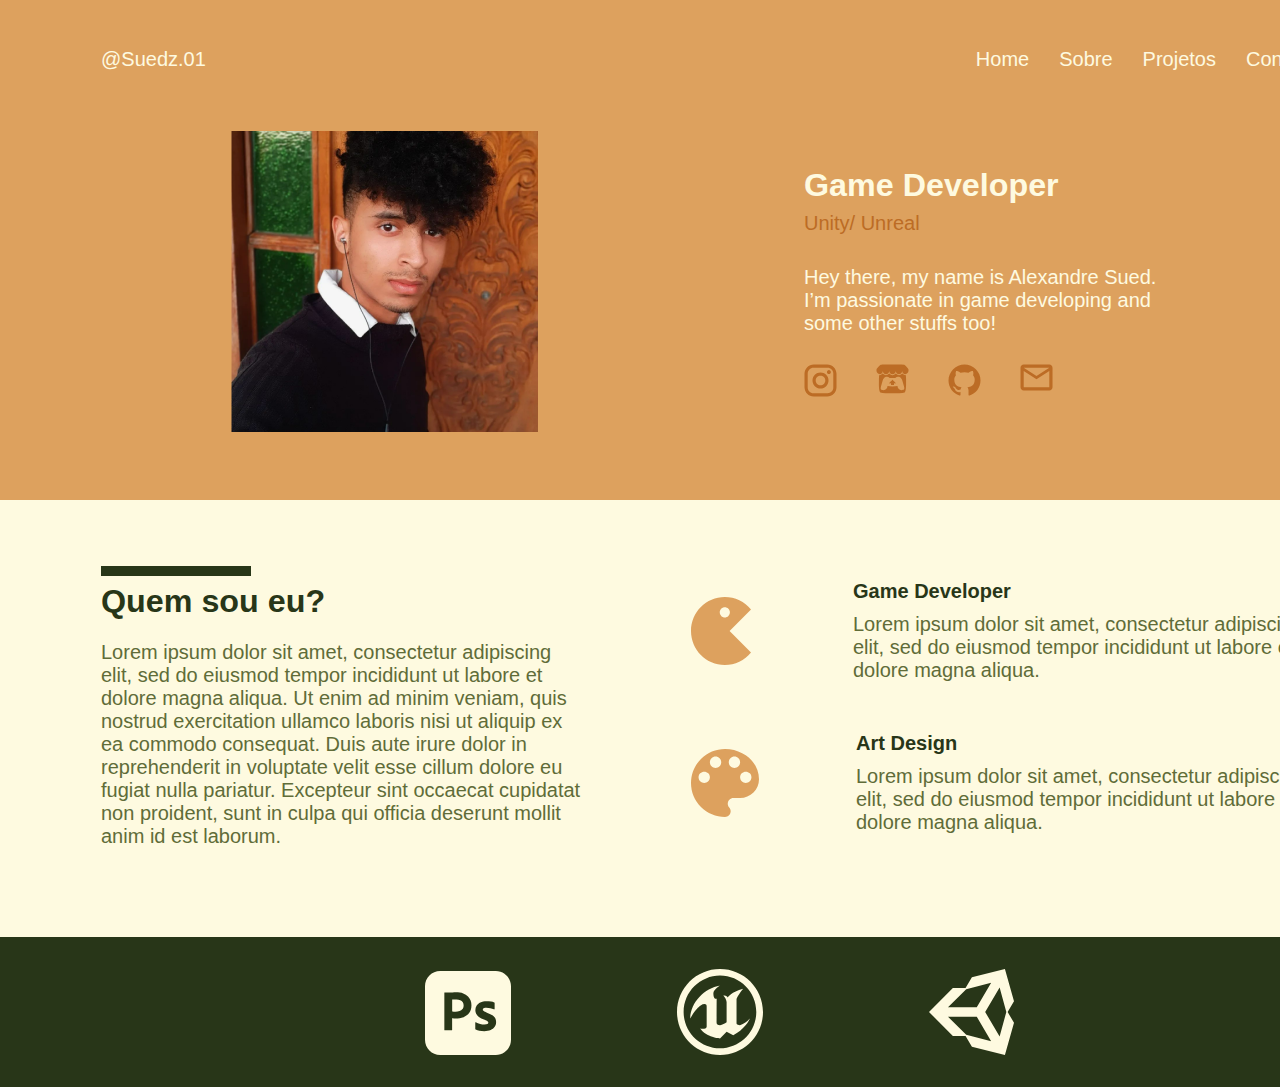
<file: index.html>
<!DOCTYPE html>
<html lang="en">
  <head>
    <meta charset="UTF-8" />
    <meta http-equiv="X-UA-Compatible" content="IE=edge" />
    <meta name="viewport" content="width=device-width, initial-scale=1.0" />
    <link rel="stylesheet" href="./vars.css" />
    <link rel="stylesheet" href="./style.css" />

    <style>
      a,
      button,
      input,
      select,
      h1,
      h2,
      h3,
      h4,
      h5,
      * {
        box-sizing: border-box;
        margin: 0;
        padding: 0;
        border: none;
        text-decoration: none;
        appearance: none;
        background: none;

        -webkit-font-smoothing: antialiased;
      }
    </style>
    <title>Document</title>
  </head>
  <body>
    <div class="desktop-1">
      <div class="group-6">
        <div class="frame-18">
          <div class="group-2">
            <div class="rectangle-7"></div>
            <div class="frame-8">
              <div class="frame-5">
                <div class="suedz-01">@Suedz.01</div>
                <div class="frame-2">
                  <div class="home">Home</div>
                  <div class="sobre">Sobre</div>
                  <div class="projetos">Projetos</div>
                  <div class="contato">Contato</div>
                </div>
              </div>
              <div class="frame-7">
                <img class="rectangle-8" src="rectangle-80.png" />
                <div class="frame-6">
                  <div class="frame-3">
                    <div class="game-developer">Game Developer</div>
                    <div class="unity-unreal">Unity/ Unreal</div>
                  </div>
                  <div class="group-1">
                    <div class="hey-there-my-name-is-alexandre-sued">
                      Hey there, my name is Alexandre Sued.
                    </div>
                    <div
                      class="i-m-passionate-in-game-developing-and-some-other-stuffs-too"
                    >
                      I’m passionate in game developing and some other stuffs
                      too!
                    </div>
                  </div>
                  <svg
                    class="frame-4"
                    width="249"
                    height="33"
                    viewBox="0 0 249 33"
                    fill="none"
                    xmlns="http://www.w3.org/2000/svg"
                  >
                    <path
                      d="M9.78 0.5H23.22C28.34 0.5 32.5 4.66 32.5 9.78V23.22C32.5 25.6812 31.5223 28.0416 29.782 29.782C28.0416 31.5223 25.6812 32.5 23.22 32.5H9.78C4.66 32.5 0.5 28.34 0.5 23.22V9.78C0.5 7.31879 1.47771 4.95839 3.21805 3.21805C4.95839 1.47771 7.31879 0.5 9.78 0.5ZM9.46 3.7C7.93235 3.7 6.46727 4.30686 5.38707 5.38707C4.30686 6.46727 3.7 7.93235 3.7 9.46V23.54C3.7 26.724 6.276 29.3 9.46 29.3H23.54C25.0676 29.3 26.5327 28.6931 27.6129 27.6129C28.6931 26.5327 29.3 25.0676 29.3 23.54V9.46C29.3 6.276 26.724 3.7 23.54 3.7H9.46ZM24.9 6.1C25.4304 6.1 25.9391 6.31071 26.3142 6.68579C26.6893 7.06086 26.9 7.56957 26.9 8.1C26.9 8.63043 26.6893 9.13914 26.3142 9.51421C25.9391 9.88929 25.4304 10.1 24.9 10.1C24.3696 10.1 23.8609 9.88929 23.4858 9.51421C23.1107 9.13914 22.9 8.63043 22.9 8.1C22.9 7.56957 23.1107 7.06086 23.4858 6.68579C23.8609 6.31071 24.3696 6.1 24.9 6.1ZM16.5 8.5C18.6217 8.5 20.6566 9.34285 22.1569 10.8431C23.6571 12.3434 24.5 14.3783 24.5 16.5C24.5 18.6217 23.6571 20.6566 22.1569 22.1569C20.6566 23.6571 18.6217 24.5 16.5 24.5C14.3783 24.5 12.3434 23.6571 10.8431 22.1569C9.34285 20.6566 8.5 18.6217 8.5 16.5C8.5 14.3783 9.34285 12.3434 10.8431 10.8431C12.3434 9.34285 14.3783 8.5 16.5 8.5ZM16.5 11.7C15.227 11.7 14.0061 12.2057 13.1059 13.1059C12.2057 14.0061 11.7 15.227 11.7 16.5C11.7 17.773 12.2057 18.9939 13.1059 19.8941C14.0061 20.7943 15.227 21.3 16.5 21.3C17.773 21.3 18.9939 20.7943 19.8941 19.8941C20.7943 18.9939 21.3 17.773 21.3 16.5C21.3 15.227 20.7943 14.0061 19.8941 13.1059C18.9939 12.2057 17.773 11.7 16.5 11.7Z"
                      fill="#BC6C25"
                    />
                    <path
                      d="M76.672 0.683C75.276 1.511 72.527 4.667 72.5 5.495V6.87C72.5 8.605 74.125 10.137 75.599 10.137C77.37 10.137 78.85 8.668 78.85 6.924C78.85 8.668 80.271 10.137 82.047 10.137C83.818 10.137 85.198 8.668 85.198 6.924C85.198 8.668 86.714 10.137 88.485 10.137H88.517C90.293 10.137 91.808 8.668 91.808 6.924C91.808 8.668 93.189 10.137 94.96 10.137C96.731 10.137 98.157 8.668 98.157 6.924C98.157 8.668 99.632 10.137 101.402 10.137C102.881 10.137 104.506 8.605 104.506 6.87V5.495C104.474 4.667 101.73 1.511 100.329 0.683C95.99 0.527 92.985 0.5 88.506 0.5C84.022 0.505 77.913 0.573 76.678 0.683H76.672ZM85.177 9.317C85.0065 9.61028 84.7962 9.8785 84.552 10.114V10.119C83.8564 10.7964 82.9239 11.1757 81.953 11.176C80.9805 11.1778 80.0465 10.7958 79.354 10.113C79.1168 9.88124 78.9147 9.61611 78.754 9.326C78.587 9.623 78.354 9.878 78.109 10.113C77.4154 10.7942 76.4821 11.1759 75.51 11.176H75.505C75.3854 11.1712 75.2675 11.1465 75.156 11.103C75.0344 12.4122 74.9597 13.7254 74.932 15.04V15.045C74.927 15.572 74.927 15.998 74.921 16.597C74.953 19.712 74.614 26.686 76.297 28.4C78.901 29.004 83.693 29.28 88.494 29.285H88.499C93.306 29.28 98.092 29.004 100.696 28.4C102.379 26.687 102.04 19.712 102.072 16.597C102.067 15.998 102.067 15.572 102.061 15.045V15.04C102.036 13.7253 101.961 12.4121 101.837 11.103C101.726 11.147 101.608 11.1717 101.488 11.176H101.483C100.511 11.1759 99.5776 10.7942 98.884 10.113H98.889C98.644 9.878 98.41 9.624 98.244 9.326H98.239C98.0799 9.61578 97.8794 9.88089 97.644 10.113C96.9503 10.794 96.0171 11.1755 95.045 11.1755C94.0729 11.1755 93.1397 10.794 92.446 10.113C92.2056 9.88037 91.9986 9.61551 91.831 9.326L91.82 9.31C91.648 9.618 91.44 9.883 91.205 10.113C90.5114 10.7942 89.5781 11.1759 88.606 11.176H88.601C88.57 11.176 88.533 11.176 88.497 11.171C88.461 11.176 88.424 11.176 88.388 11.176H88.383C87.4124 11.177 86.4806 10.795 85.79 10.113C85.5497 9.88178 85.3445 9.61664 85.181 9.326L85.17 9.31L85.177 9.317ZM82.505 12.771C83.562 12.776 84.5 12.771 85.666 14.042C86.582 13.949 87.541 13.902 88.499 13.902C89.457 13.902 90.416 13.949 91.332 14.042C92.499 12.771 93.436 12.771 94.493 12.771H94.498C94.998 12.771 96.998 12.771 98.389 16.683L99.884 22.052C100.993 26.047 99.529 26.147 97.707 26.147C94.999 26.047 93.499 24.079 93.499 22.11C91.999 22.361 90.248 22.481 88.499 22.481C86.75 22.481 84.999 22.361 83.504 22.11C83.504 24.079 82.004 26.047 79.296 26.147C77.468 26.142 76.004 26.047 77.113 22.052L78.608 16.683C80.004 12.771 82.004 12.771 82.504 12.771H82.505ZM88.5 15.849C88.495 15.849 85.651 18.469 85.136 19.396L87 19.323V20.948C87 21.027 87.751 20.995 88.5 20.959C89.249 20.995 89.995 21.027 89.995 20.948V19.323L91.864 19.396C91.349 18.469 88.5 15.849 88.5 15.849Z"
                      fill="#BC6C25"
                    />
                    <path
                      d="M160.506 0.5C158.405 0.5 156.324 0.910873 154.383 1.70916C152.442 2.50745 150.678 3.67751 149.192 5.15256C146.192 8.13154 144.506 12.1719 144.506 16.3848C144.506 23.4059 149.098 29.3627 155.45 31.4754C156.25 31.6025 156.506 31.11 156.506 30.6812V27.9966C152.074 28.9497 151.13 25.8681 151.13 25.8681C150.394 24.0254 149.354 23.533 149.354 23.533C147.898 22.5481 149.466 22.5799 149.466 22.5799C151.066 22.6911 151.914 24.216 151.914 24.216C153.306 26.6305 155.658 25.9157 156.57 25.5345C156.714 24.502 157.13 23.803 157.578 23.4059C154.026 23.0088 150.298 21.6427 150.298 15.5906C150.298 13.8274 150.906 12.4136 151.946 11.2858C151.786 10.8887 151.226 9.23665 152.106 7.0922C152.106 7.0922 153.45 6.66331 156.506 8.71245C157.77 8.36299 159.146 8.18825 160.506 8.18825C161.866 8.18825 163.242 8.36299 164.506 8.71245C167.562 6.66331 168.906 7.0922 168.906 7.0922C169.786 9.23665 169.226 10.8887 169.066 11.2858C170.106 12.4136 170.714 13.8274 170.714 15.5906C170.714 21.6586 166.97 22.9929 163.402 23.39C163.978 23.8825 164.506 24.8514 164.506 26.3287V30.6812C164.506 31.11 164.762 31.6184 165.578 31.4754C171.93 29.3468 176.506 23.4059 176.506 16.3848C176.506 14.2988 176.092 12.2332 175.288 10.306C174.484 8.37873 173.305 6.6276 171.82 5.15256C170.334 3.67751 168.57 2.50745 166.629 1.70916C164.688 0.910873 162.607 0.5 160.506 0.5Z"
                      fill="#BC6C25"
                    />
                    <path
                      d="M248.506 3.75C248.506 1.9625 247.066 0.5 245.306 0.5H219.706C217.946 0.5 216.506 1.9625 216.506 3.75V23.25C216.506 25.0375 217.946 26.5 219.706 26.5H245.306C247.066 26.5 248.506 25.0375 248.506 23.25V3.75ZM245.306 3.75L232.506 11.875L219.706 3.75H245.306ZM245.306 23.25H219.706V7L232.506 15.125L245.306 7V23.25Z"
                      fill="#BC6C25"
                    />
                  </svg>
                </div>
              </div>
            </div>
          </div>
          <div class="group-3">
            <div class="rectangle-9"></div>
            <div class="frame-16">
              <div class="frame-10">
                <div class="frame-9">
                  <div class="rectangle-10"></div>
                  <div class="quem-sou-eu">Quem sou eu?</div>
                </div>
                <div
                  class="[base64]"
                >
                  Lorem ipsum dolor sit amet, consectetur adipiscing elit, sed
                  do eiusmod tempor incididunt ut labore et dolore magna aliqua.
                  Ut enim ad minim veniam, quis nostrud exercitation ullamco
                  laboris nisi ut aliquip ex ea commodo consequat. Duis aute
                  irure dolor in reprehenderit in voluptate velit esse cillum
                  dolore eu fugiat nulla pariatur. Excepteur sint occaecat
                  cupidatat non proident, sunt in culpa qui officia deserunt
                  mollit anim id est laborum.
                </div>
              </div>
              <div class="frame-15">
                <div class="frame-12">
                  <svg
                    class="vector5"
                    width="60"
                    height="68"
                    viewBox="0 0 60 68"
                    fill="none"
                    xmlns="http://www.w3.org/2000/svg"
                  >
                    <path
                      d="M33.8162 1.75482e-05C38.8285 -0.00510744 43.7791 1.1124 48.3083 3.27137C52.8374 5.43033 56.8314 8.57653 60 12.4814L38.5978 34L60 55.5186C56.8314 59.4235 52.8374 62.5697 48.3083 64.7286C43.7791 66.8876 38.8285 68.0051 33.8162 68C15.1395 68 0 52.7782 0 34C0 15.2218 15.1395 1.75482e-05 33.8162 1.75482e-05ZM33.8162 10.2C32.4709 10.2 31.1807 10.7373 30.2294 11.6938C29.2781 12.6502 28.7437 13.9474 28.7437 15.3C28.7437 16.6526 29.2781 17.9498 30.2294 18.9063C31.1807 19.8627 32.4709 20.4 33.8162 20.4C35.1614 20.4 36.4516 19.8627 37.4029 18.9063C38.3542 17.9498 38.8886 16.6526 38.8886 15.3C38.8886 13.9474 38.3542 12.6502 37.4029 11.6938C36.4516 10.7373 35.1614 10.2 33.8162 10.2Z"
                      fill="#DDA15E"
                    />
                  </svg>
                  <div class="frame-11">
                    <div class="game-developer2">Game Developer</div>
                    <div
                      class="lorem-ipsum-dolor-sit-amet-consectetur-adipiscing-elit-sed-do-eiusmod-tempor-incididunt-ut-labore-et-dolore-magna-aliqua"
                    >
                      Lorem ipsum dolor sit amet, consectetur adipiscing elit,
                      sed do eiusmod tempor incididunt ut labore et dolore magna
                      aliqua.
                    </div>
                  </div>
                </div>
                <div class="frame-14">
                  <svg
                    class="vector6"
                    width="68"
                    height="68"
                    viewBox="0 0 68 68"
                    fill="none"
                    xmlns="http://www.w3.org/2000/svg"
                  >
                    <path
                      d="M54.7778 34C53.2749 34 51.8335 33.403 50.7708 32.3403C49.7081 31.2776 49.1111 29.8362 49.1111 28.3333C49.1111 26.8304 49.7081 25.3891 50.7708 24.3264C51.8335 23.2637 53.2749 22.6667 54.7778 22.6667C56.2807 22.6667 57.722 23.2637 58.7847 24.3264C59.8474 25.3891 60.4444 26.8304 60.4444 28.3333C60.4444 29.8362 59.8474 31.2776 58.7847 32.3403C57.722 33.403 56.2807 34 54.7778 34ZM43.4444 18.8889C41.9416 18.8889 40.5002 18.2919 39.4375 17.2292C38.3748 16.1665 37.7778 14.7251 37.7778 13.2222C37.7778 11.7193 38.3748 10.278 39.4375 9.21528C40.5002 8.15258 41.9416 7.55556 43.4444 7.55556C44.9473 7.55556 46.3887 8.15258 47.4514 9.21528C48.5141 10.278 49.1111 11.7193 49.1111 13.2222C49.1111 14.7251 48.5141 16.1665 47.4514 17.2292C46.3887 18.2919 44.9473 18.8889 43.4444 18.8889ZM24.5556 18.8889C23.0527 18.8889 21.6113 18.2919 20.5486 17.2292C19.4859 16.1665 18.8889 14.7251 18.8889 13.2222C18.8889 11.7193 19.4859 10.278 20.5486 9.21528C21.6113 8.15258 23.0527 7.55556 24.5556 7.55556C26.0584 7.55556 27.4998 8.15258 28.5625 9.21528C29.6252 10.278 30.2222 11.7193 30.2222 13.2222C30.2222 14.7251 29.6252 16.1665 28.5625 17.2292C27.4998 18.2919 26.0584 18.8889 24.5556 18.8889ZM13.2222 34C11.7193 34 10.278 33.403 9.21528 32.3403C8.15258 31.2776 7.55556 29.8362 7.55556 28.3333C7.55556 26.8304 8.15258 25.3891 9.21528 24.3264C10.278 23.2637 11.7193 22.6667 13.2222 22.6667C14.7251 22.6667 16.1665 23.2637 17.2292 24.3264C18.2919 25.3891 18.8889 26.8304 18.8889 28.3333C18.8889 29.8362 18.2919 31.2776 17.2292 32.3403C16.1665 33.403 14.7251 34 13.2222 34ZM34 0C24.9826 0 16.3346 3.58213 9.95837 9.95837C3.58213 16.3346 0 24.9826 0 34C0 43.0174 3.58213 51.6654 9.95837 58.0416C16.3346 64.4179 24.9826 68 34 68C35.5029 68 36.9442 67.403 38.0069 66.3403C39.0696 65.2776 39.6667 63.8362 39.6667 62.3333C39.6667 60.86 39.1 59.5378 38.1933 58.5556C37.3244 57.5356 36.7578 56.2133 36.7578 54.7778C36.7578 53.2749 37.3548 51.8335 38.4175 50.7708C39.4802 49.7081 40.9215 49.1111 42.4244 49.1111H49.1111C54.1208 49.1111 58.9252 47.121 62.4676 43.5787C66.0099 40.0363 68 35.2319 68 30.2222C68 13.5244 52.7756 0 34 0Z"
                      fill="#DDA15E"
                    />
                  </svg>
                  <div class="frame-13">
                    <div class="art-design">Art Design</div>
                    <div
                      class="lorem-ipsum-dolor-sit-amet-consectetur-adipiscing-elit-sed-do-eiusmod-tempor-incididunt-ut-labore-et-dolore-magna-aliqua"
                    >
                      Lorem ipsum dolor sit amet, consectetur adipiscing elit,
                      sed do eiusmod tempor incididunt ut labore et dolore magna
                      aliqua.
                    </div>
                  </div>
                </div>
              </div>
            </div>
          </div>
          <div class="group-5">
            <div class="rectangle-11"></div>
            <svg
              class="group-4"
              width="589"
              height="86"
              viewBox="0 0 589 86"
              fill="none"
              xmlns="http://www.w3.org/2000/svg"
            >
              <path
                d="M15.2287 2C6.80811 2 0 8.82096 0 17.2573V70.7427C0 79.179 6.80811 86 15.2287 86H70.7713C79.1919 86 86 79.179 86 70.7427V17.2573C86 8.82096 79.1919 2 70.7713 2H15.2287ZM30.8169 23.3594C33.755 23.3594 36.1919 23.7175 38.1981 24.4713C39.9971 25.0837 41.6374 26.0896 43 27.4161C44.1548 28.5762 45.0471 29.9717 45.6163 31.5077C46.1538 33.0154 46.4393 34.5588 46.4393 36.1741C46.4393 39.2615 45.7231 41.8098 44.2893 43.8203C42.8569 45.8301 40.8507 47.3385 38.5213 48.2C36.0844 49.0979 33.3969 49.4203 30.4588 49.4203C29.5988 49.4203 29.0243 49.4203 28.6662 49.3846C28.3081 49.3489 27.8062 49.3489 27.1256 49.3489V60.872C27.1612 61.1231 26.9825 61.3391 26.7319 61.3748H19.78C19.4938 61.3748 19.3513 61.2301 19.3513 60.907V23.9692C19.3513 23.7182 19.4588 23.5735 19.7095 23.5735C20.3188 23.5735 20.892 23.5735 21.7157 23.5385C22.5757 23.5021 23.4713 23.5035 24.4388 23.4671C25.4063 23.4314 26.4457 23.4308 27.5563 23.3951C28.6676 23.3588 29.7419 23.3594 30.8169 23.3594ZM31.6164 30.4294C31.4335 30.4259 31.2504 30.4263 31.0675 30.4308C30.1363 30.4308 29.3119 30.4314 28.6306 30.4678C27.9144 30.4314 27.4132 30.4671 27.1626 30.5028V42.5643C27.6638 42.6007 28.1287 42.6357 28.5587 42.6357H30.4588C31.8563 42.6357 33.2538 42.4203 34.5794 41.9895C35.7263 41.6664 36.7294 40.9839 37.5175 40.0867C38.27 39.1888 38.6288 37.9692 38.6288 36.3895C38.6626 35.2679 38.3769 34.1599 37.8051 33.1951C37.1957 32.2622 36.335 31.5434 35.2956 31.1489C34.1353 30.6778 32.893 30.4543 31.6164 30.4294ZM61.6694 32.2622C63.1388 32.2622 64.6438 32.3686 66.1125 32.5839C67.1875 32.7273 68.2262 33.0161 69.1937 33.4112C69.3375 33.4468 69.4806 33.5895 69.5518 33.7329C69.5881 33.8762 69.6244 34.0203 69.6244 34.1637V40.0154C69.625 40.0851 69.6092 40.1539 69.5781 40.2163C69.547 40.2787 69.5016 40.3327 69.4457 40.3741C69.1232 40.4462 68.9438 40.4462 68.8007 40.3741C67.7257 39.8 66.5781 39.4056 65.3593 39.1545C64.0337 38.8671 62.7081 38.6867 61.3469 38.6867C60.63 38.6504 59.8768 38.7594 59.1962 38.9385C58.7299 39.0462 58.3362 39.2979 58.0856 39.6566C57.9069 39.944 57.7994 40.3028 57.7994 40.6259C57.7994 40.9489 57.9432 41.272 58.1582 41.5588C58.4807 41.9538 58.91 42.2776 59.3756 42.5293C60.2065 42.9597 61.0554 43.3543 61.92 43.7119C63.855 44.3581 65.7181 45.2566 67.4381 46.3336C68.6206 47.0874 69.5881 48.093 70.2687 49.3133C70.845 50.4583 71.1285 51.7287 71.0938 53.0105C71.1223 54.7073 70.6344 56.3725 69.6949 57.7846C68.6957 59.2174 67.3014 60.3274 65.6825 60.979C63.9262 61.7329 61.7762 62.128 59.1962 62.128C57.5474 62.128 55.9363 61.9846 54.3238 61.6615C53.06 61.4427 51.8308 61.0564 50.6688 60.5126C50.4182 60.3692 50.2381 60.1175 50.2737 59.8301V53.5846C50.2737 53.4769 50.3093 53.3329 50.4168 53.2615C50.5243 53.1895 50.6318 53.2265 50.7393 53.2979C52.1197 54.1133 53.6192 54.707 55.1831 55.0573C56.545 55.4161 57.9788 55.5951 59.4126 55.5951C60.7738 55.5951 61.7413 55.4154 62.3863 55.0923C62.9594 54.8413 63.3531 54.2308 63.3531 53.5846C63.3531 53.0825 63.0669 52.6147 62.4931 52.1476C61.92 51.6812 60.7375 51.1434 58.9819 50.4615C57.1805 49.8257 55.4698 48.9568 53.8931 47.8769C52.7704 47.0752 51.8402 46.0329 51.17 44.8259C50.5981 43.6921 50.3152 42.4342 50.3463 41.1643C50.3463 39.621 50.7756 38.1489 51.5637 36.821C52.4593 35.3853 53.7863 34.2363 55.3276 33.5188C57.0113 32.6573 59.1243 32.2622 61.6694 32.2622Z"
                fill="#FEFAE0"
              />
              <path
                d="M295 0C271.253 0 252 19.2533 252 43C252 66.7467 271.253 86 295 86C318.747 86 338 66.7467 338 43C338 19.2533 318.747 0 295 0ZM295 6.61483C315.049 6.63992 331.292 22.9011 331.292 42.9534C331.292 63.0237 315.024 79.292 294.953 79.292C274.883 79.292 258.615 63.0237 258.615 42.9534C258.615 32.9201 262.682 23.8363 269.257 17.2609C272.632 13.8815 276.64 11.2017 281.053 9.37536C285.466 7.54903 290.196 6.61213 294.971 6.61842L295 6.61483ZM295 16.5407C279.262 19.3142 265.23 33.8267 265.23 49.6148C272.93 36.0197 278.072 35.0414 279.495 35.0414C280.917 35.0414 281.666 35.7796 281.666 37.4172V57.6773C281.666 60.1964 276.772 59.7843 275.152 59.5371C281.136 68.4417 295 69.4629 295 69.4629L301.615 62.8481L308.23 66.1555C318.672 61.3753 324.767 51.1413 324.767 49.6184C322.248 52.7542 318.835 55.0489 314.981 56.1974L314.841 56.2332C313.963 56.2332 311.534 55.7817 311.534 54.5777V30.5945C311.534 28.5126 316.342 22.1593 318.148 19.8445C306.209 22.9727 302.747 28.423 302.747 28.423C302.747 28.423 301.841 26.4593 298.304 26.4593C300.099 28.1542 301.307 30.4512 301.608 33.024L301.611 33.0742V53.3343C299.659 54.7143 297.45 55.6901 295.115 56.2046L294.993 56.2261C292.7 56.2261 291.581 55.2944 291.581 53.5386C291.581 51.7827 291.685 29.7668 291.685 29.7668C291.685 29.7668 288.378 30.9815 288.378 24.1839C288.378 20.7833 294.993 16.5335 294.993 16.5335L295 16.5407Z"
                fill="#FEFAE0"
              />
              <path
                d="M540.547 66.8889H527.862L504 43L527.862 19.1111H540.547L546.913 8.31333L579.912 0L589 32.2022L582.634 43L589 53.7978L579.912 86L546.913 77.6867L540.547 66.8889ZM541.227 65.6944L566.158 72.2878L551.773 47.7778H523.002L541.227 65.6944ZM574.615 67.51L581.321 43L574.615 18.49L560.181 43L574.615 67.51ZM541.227 20.3056L523.002 38.2222H551.773L566.158 13.7122L541.227 20.3056Z"
                fill="#FEFAE0"
              />
            </svg>
          </div>
        </div>
      </div>
    </div>
  </body>
</html>
</file>
<file: vars.css>
/* Figma Styles of your File */
:root {
  /* Colors */
  /* Fonts */
  /* Effects */
}
</file>
<file: style.css>
.desktop-1,
.desktop-1 * {
  box-sizing: border-box;
}
.desktop-1 {
  background: #ffffff;
  height: 1087px;
  position: relative;
  overflow: hidden;
}
.group-6 {
  position: absolute;
  inset: 0;
}
.frame-18 {
  display: flex;
  flex-direction: column;
  gap: 0px;
  align-items: flex-start;
  justify-content: flex-start;
  position: absolute;
  left: 0px;
  top: 0px;
}
.group-2 {
  flex-shrink: 0;
  width: 1440px;
  height: 500px;
  position: static;
}
.rectangle-7 {
  background: #dda15e;
  width: 1440px;
  height: 500px;
  position: absolute;
  left: 0px;
  top: 0px;
}
.frame-8 {
  display: flex;
  flex-direction: column;
  gap: 60px;
  align-items: center;
  justify-content: flex-start;
  position: absolute;
  left: 101px;
  top: 48px;
}
.frame-5 {
  display: flex;
  flex-direction: row;
  gap: 770px;
  align-items: flex-start;
  justify-content: flex-start;
  flex-shrink: 0;
  position: relative;
}
.suedz-01 {
  color: #fefae0;
  text-align: left;
  font-family: "RobotoSerif-Regular", sans-serif;
  font-size: 20px;
  font-weight: 400;
  position: relative;
}
.frame-2 {
  display: flex;
  flex-direction: row;
  gap: 30px;
  align-items: flex-start;
  justify-content: flex-start;
  flex-shrink: 0;
  position: relative;
}
.home {
  color: #fefae0;
  text-align: left;
  font-family: "RobotoSerif-Regular", sans-serif;
  font-size: 20px;
  font-weight: 400;
  position: relative;
}
.sobre {
  color: #fefae0;
  text-align: left;
  font-family: "RobotoSerif-Regular", sans-serif;
  font-size: 20px;
  font-weight: 400;
  position: relative;
}
.projetos {
  color: #fefae0;
  text-align: left;
  font-family: "RobotoSerif-Regular", sans-serif;
  font-size: 20px;
  font-weight: 400;
  position: relative;
}
.contato {
  color: #fefae0;
  text-align: left;
  font-family: "RobotoSerif-Regular", sans-serif;
  font-size: 20px;
  font-weight: 400;
  position: relative;
}
.frame-7 {
  display: flex;
  flex-direction: row;
  gap: 266px;
  align-items: center;
  justify-content: flex-start;
  flex-shrink: 0;
  position: relative;
}
.rectangle-8 {
  flex-shrink: 0;
  width: 307px;
  height: 301px;
  position: relative;
  object-fit: cover;
}
.frame-6 {
  display: flex;
  flex-direction: column;
  gap: 30px;
  align-items: flex-start;
  justify-content: flex-start;
  flex-shrink: 0;
  position: relative;
}
.frame-3 {
  display: flex;
  flex-direction: column;
  gap: 8px;
  align-items: flex-start;
  justify-content: flex-start;
  flex-shrink: 0;
  position: relative;
}
.game-developer {
  color: #fefae0;
  text-align: left;
  font-family: "RobotoSerif-Bold", sans-serif;
  font-size: 32.279998779296875px;
  font-weight: 700;
  position: relative;
}
.unity-unreal {
  color: #bc6c25;
  text-align: left;
  font-family: "RobotoSerif-Medium", sans-serif;
  font-size: 20px;
  font-weight: 500;
  position: relative;
}
.group-1 {
  flex-shrink: 0;
  width: 382px;
  height: 69px;
  position: static;
}
.hey-there-my-name-is-alexandre-sued {
  color: #fefae0;
  text-align: left;
  font-family: "RobotoSerif-Regular", sans-serif;
  font-size: 20px;
  font-weight: 400;
  position: absolute;
  left: 0px;
  top: 99px;
}
.i-m-passionate-in-game-developing-and-some-other-stuffs-too {
  color: #fefae0;
  text-align: justified;
  font-family: "RobotoSerif-Regular", sans-serif;
  font-size: 20px;
  font-weight: 400;
  position: absolute;
  left: 0px;
  top: 122px;
  width: 382px;
}
.frame-4 {
  display: flex;
  flex-direction: row;
  gap: 40px;
  align-items: flex-start;
  justify-content: flex-start;
  flex-shrink: 0;
  height: auto;
  position: relative;
  overflow: visible;
}
.group-3 {
  flex-shrink: 0;
  width: 1440px;
  height: 437px;
  position: static;
}
.rectangle-9 {
  background: #fefae0;
  width: 1440px;
  height: 437px;
  position: absolute;
  left: 0px;
  top: 500px;
}
.frame-16 {
  display: flex;
  flex-direction: row;
  gap: 106px;
  align-items: center;
  justify-content: center;
  width: 1239px;
  position: absolute;
  left: 101px;
  top: 566px;
}
.frame-10 {
  display: flex;
  flex-direction: column;
  gap: 21px;
  align-items: flex-start;
  justify-content: flex-start;
  flex-shrink: 0;
  position: relative;
}
.frame-9 {
  display: flex;
  flex-direction: column;
  gap: 7px;
  align-items: flex-start;
  justify-content: flex-start;
  flex-shrink: 0;
  position: relative;
}
.rectangle-10 {
  background: #283618;
  flex-shrink: 0;
  width: 150px;
  height: 10px;
  position: relative;
}
.quem-sou-eu {
  color: #283618;
  text-align: left;
  font-family: "RobotoSerif-SemiBold", sans-serif;
  font-size: 32.279998779296875px;
  font-weight: 600;
  position: relative;
}
.[base64] {
  color: #606c38;
  text-align: justified;
  font-family: "RobotoSerif-Regular", sans-serif;
  font-size: 20px;
  font-weight: 400;
  position: relative;
  width: 484px;
}
.frame-15 {
  display: flex;
  flex-direction: column;
  gap: 50px;
  align-items: flex-start;
  justify-content: flex-start;
  flex-shrink: 0;
  position: relative;
}
.frame-12 {
  display: flex;
  flex-direction: row;
  gap: 102px;
  align-items: center;
  justify-content: flex-start;
  flex-shrink: 0;
  position: relative;
}
.vector5 {
  flex-shrink: 0;
  width: 60px;
  height: 68px;
  position: relative;
  overflow: visible;
}
.frame-11 {
  display: flex;
  flex-direction: column;
  gap: 10px;
  align-items: flex-start;
  justify-content: flex-start;
  flex-shrink: 0;
  position: relative;
}
.game-developer2 {
  color: #283618;
  text-align: left;
  font-family: "RobotoSerif-SemiBold", sans-serif;
  font-size: 20px;
  font-weight: 600;
  position: relative;
}
.lorem-ipsum-dolor-sit-amet-consectetur-adipiscing-elit-sed-do-eiusmod-tempor-incididunt-ut-labore-et-dolore-magna-aliqua {
  color: #606c38;
  text-align: justified;
  font-family: "RobotoSerif-Regular", sans-serif;
  font-size: 20px;
  font-weight: 400;
  position: relative;
  width: 484px;
}
.frame-14 {
  display: flex;
  flex-direction: row;
  gap: 97px;
  align-items: center;
  justify-content: flex-start;
  flex-shrink: 0;
  position: relative;
}
.vector6 {
  flex-shrink: 0;
  width: 68px;
  height: 68px;
  position: relative;
  overflow: visible;
}
.frame-13 {
  display: flex;
  flex-direction: column;
  gap: 10px;
  align-items: flex-start;
  justify-content: flex-start;
  flex-shrink: 0;
  position: relative;
}
.art-design {
  color: #283618;
  text-align: left;
  font-family: "RobotoSerif-SemiBold", sans-serif;
  font-size: 20px;
  font-weight: 600;
  position: relative;
}
.group-5 {
  flex-shrink: 0;
  width: 1440px;
  height: 150px;
  position: static;
}
.rectangle-11 {
  background: #283618;
  width: 1440px;
  height: 150px;
  position: absolute;
  left: 0px;
  top: 937px;
}
.group-4 {
  width: 589px;
  height: 86px;
  position: absolute;
  left: 425px;
  top: 969px;
  overflow: visible;
}
</file>
